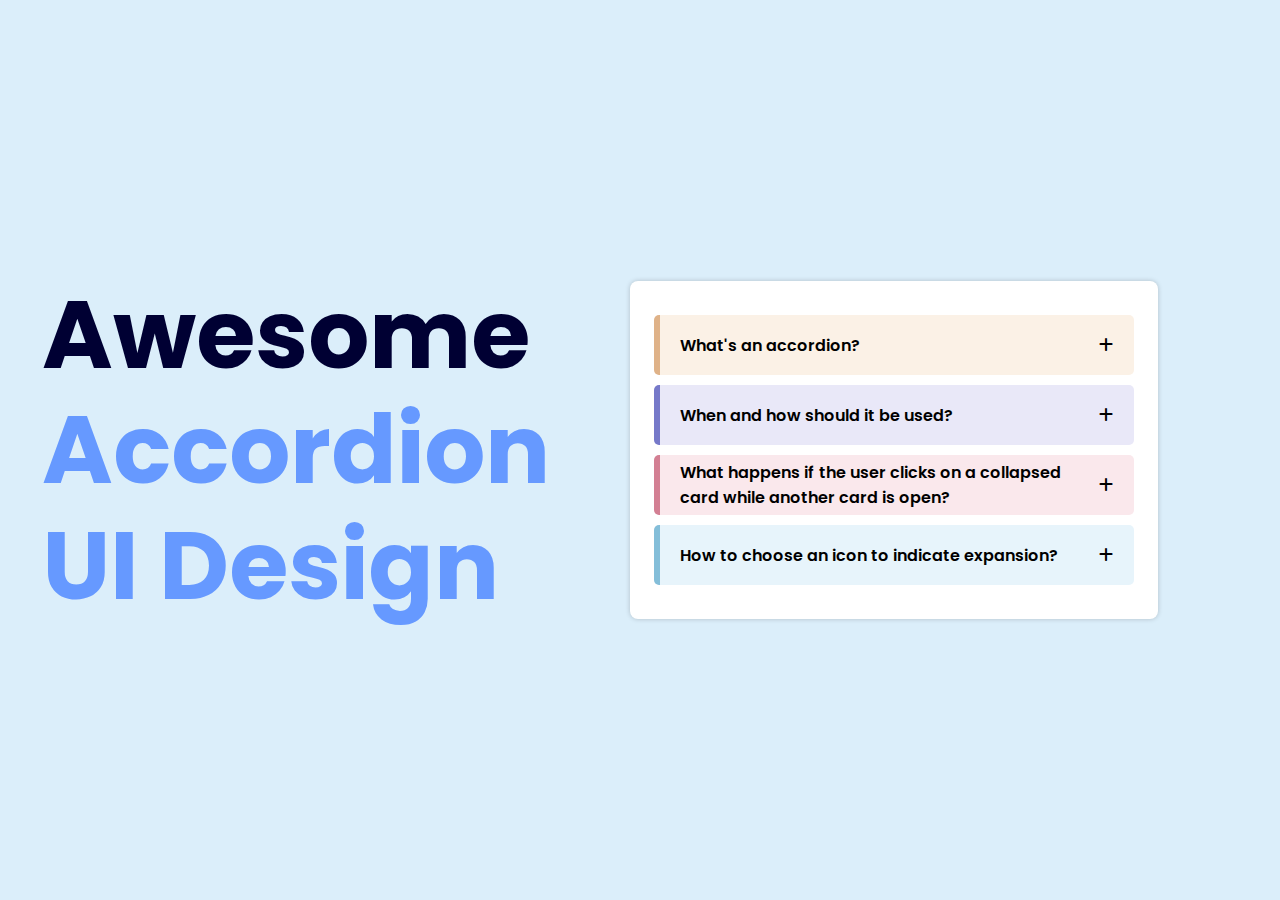
<file: accordion/index.html>
<!DOCTYPE html>
<html lang="en">
<head>
    <meta charset="UTF-8">
    <meta http-equiv="X-UA-Compatible" content="IE=edge">
    <meta name="viewport" content="width=device-width, initial-scale=1.0">
    <link rel="stylesheet" href="style.css">
    <link rel="stylesheet" href="https://cdnjs.cloudflare.com/ajax/libs/font-awesome/6.1.1/css/all.min.css">
    <title>Accordion using javascript</title>
</head>
<body>
<div class="title">
    <div class="awesome">Awesome</div>
    <div class="accordion-ui">Accordion<br>UI Design</div>
</div>
<div class="accordion">
    <div class="accordion__content accordion__content-beige">
        <header>
                <span class="accordion__content-title">
                      What's an accordion?
                  </span>
            <i class="fa-solid fa-plus"></i>
        </header>
        <p class="accordion__content-description">
            An accordion is a vertically stacked list of items, such as headers and text blocks. Accordion items expand to reveal content when the user activates them.
        </p>
    </div>
    <div class="accordion__content accordion__content-purple">
        <header>
                <span class="accordion__content-title">
                      When and how should it be used?
                  </span>
            <i class="fa-solid fa-plus"></i>
        </header>
        <p class="accordion__content-description">
            It should be used when users only need a few key
            concepts of description of the content on a single page.
        </p>
    </div>
    <div class="accordion__content accordion__content-pink">
        <header>
                <span class="accordion__content-title">
                      What happens if the user clicks on a collapsed
                    card while another card is open?
                  </span>
            <i class="fa-solid fa-plus"></i>
        </header>
        <p class="accordion__content-description">
            If the user clicks on a collapsed card while another card is open, then the first card is closed and the new card is opened automatically.
        </p>
    </div>
    <div class="accordion__content accordion__content-blue">
        <header>
                <span class="accordion__content-title">
                      How to choose an icon to indicate expansion?
                  </span>
            <i class="fa-solid fa-plus"></i>
        </header>
        <p class="accordion__content-description">
            Make sure the icon gives the correct visual clues to guide the user during their experience.
        </p>
    </div>
</div>
<script src="script.js"></script>
</body>
</html>
</file>
<file: accordion/style.css>
@import url('https://fonts.googleapis.com/css2?family=Poppins:wght@300&display=swap');
*{
    margin: 0;
    padding: 0;
    box-sizing: border-box;

}
body{
    min-height: 100vh;
    display: flex;
    align-items: center;
    justify-content: center;
    background: #dbeefa;
    font-family: 'Poppins', sans-serif;
}
.accordion{
    max-width: 33rem;
    width: 100%;
    background: #FFF;
    margin:0 5rem;
    padding: 1.5rem;
    border-radius: 0.5rem;
    box-shadow: 0 0 5px rgba(0,0,0,0.2);
}
.accordion .accordion__content{
    margin:10px 0;
    border-radius: 5px;
    background-color: #FFF6ED;
    border-color: #FFFFFF;
    overflow: hidden;
}

.accordion__content.is-open{
    padding-bottom: 10px;
}
.accordion__content header{
    display:flex;
    min-height: 60px;
    padding: 0 20px;
    cursor: pointer;
    align-items: center;
    justify-content: space-between;
    transition:all 0.2s linear;
}
.accordion__content.is-open header{
    min-height: 35px;
}
.accordion__content-title{
    font-size: 1rem;
    font-weight: 600;
    color:#000000;
}
.accordion__content-description{
    height:0;
    font-size: 13px;
    color:#000000;
    font-weight: 400;
    padding: 0 15px;
}
.accordion__content-beige {
    background-color: #FBF1E6 !important;
    border-left: 6px solid #DFB288 !important;
}

.accordion__content-purple {
    background-color: #E9E8F8 !important;
    border-left: 6px solid #7679C9 !important;
}

.accordion__content-pink {
    background-color: #FAE8EC !important;
    border-left: 6px solid #D37F93 !important;
}

.accordion__content-blue {
    background-color: #E7F4FB !important;
    border-left: 6px solid #84BED9 !important;
}
.title-blue {
    color: #5B8AFF !important;
}
.layout {
    line-height: 110px;
    font-size: 52px;
    color: #212E51 !important;
}

.title {
    text-align: left;
}

.awesome {
    color: #000033;
    font-size: 6em;
    font-weight: bold;
    line-height: 1.2;
}

.accordion-ui {
    color: #6699ff;
    font-size: 6em;
    font-weight: bold;
    line-height: 1.2;
}
</file>
